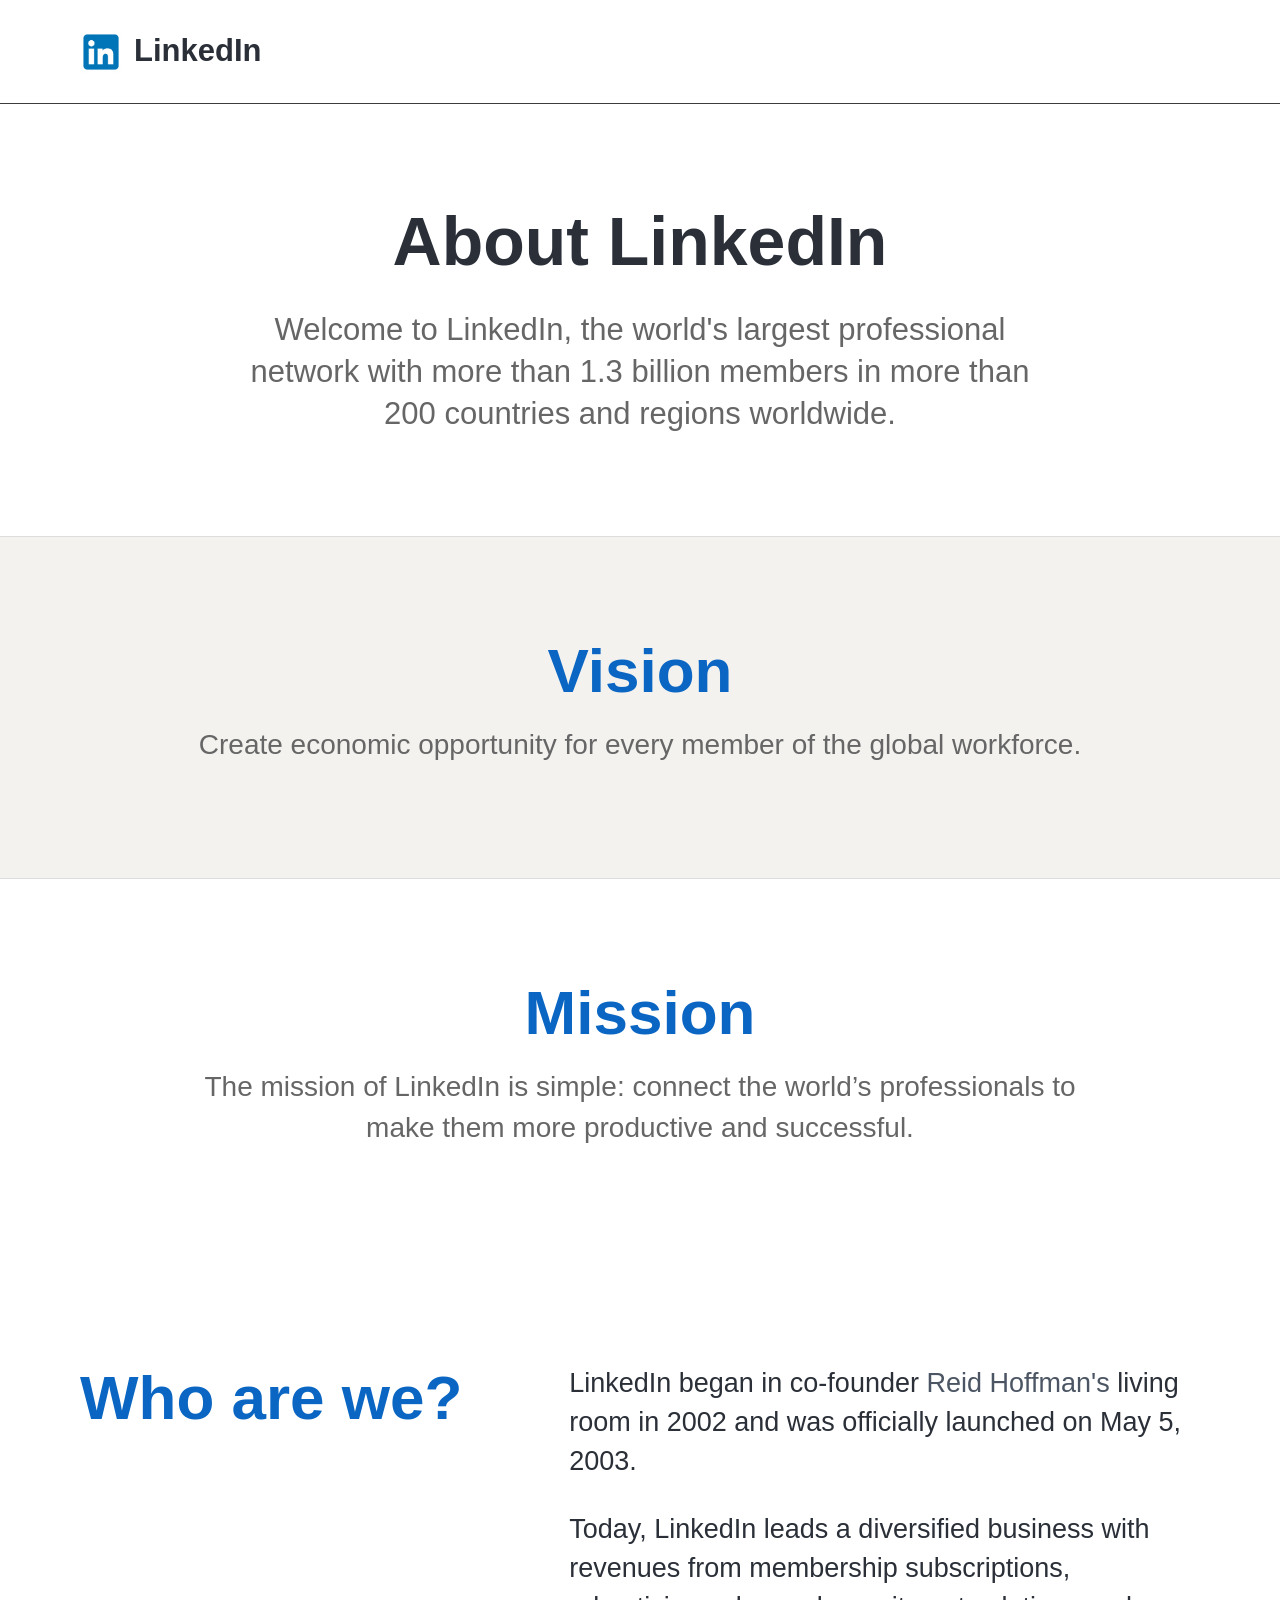
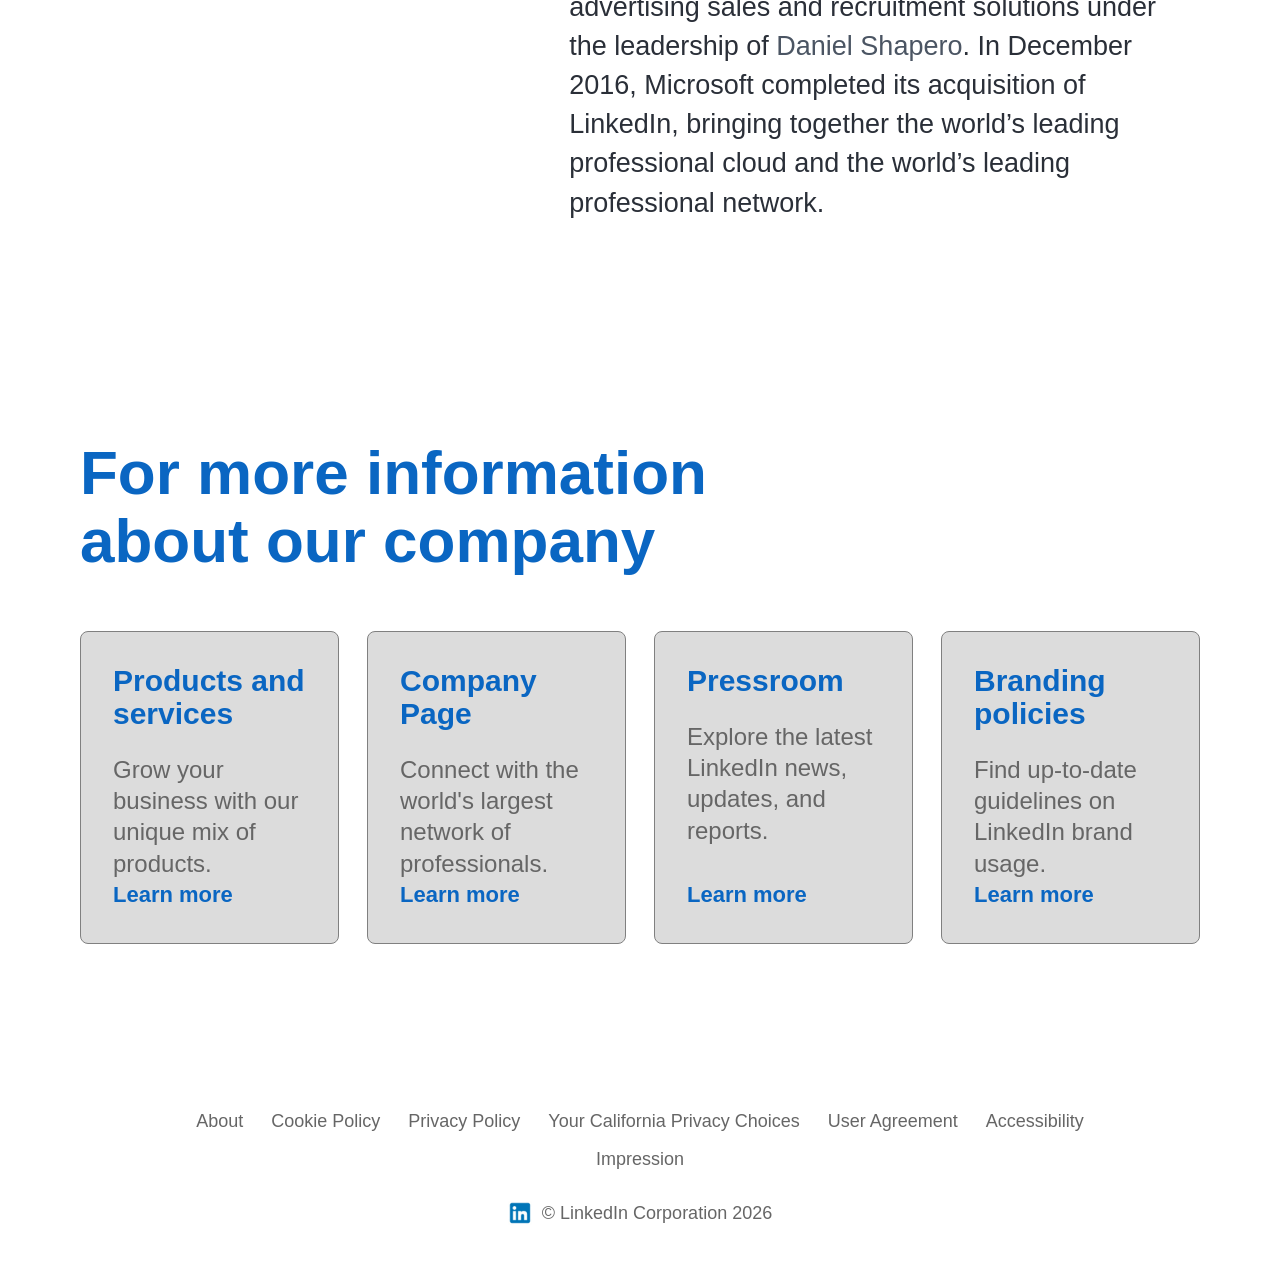
<file: pages/about.html>
<!doctype html>
<html lang="en">
  <head>
    <meta charset="UTF-8" />
    <meta name="viewport" content="width=device-width, initial-scale=1.0" />
    <link rel="stylesheet" href="about.css" />
    <title>About Us</title>
  </head>
  <body>
    <header class="site-header" aria-label="LinkedIn header">
      <a class="brand" href="../index.html" aria-label="LinkedIn">
        <img src="../assets/linkedin-icon.jpg" alt="" class="brand_mark" />
        <span class="brand__name">LinkedIn</span>
      </a>
    </header>

    <main>
      <section class="hero" aria-labelledby="page-title">
        <div class="wrap hero_wrap">
          <h1 id="page-title">About LinkedIn</h1>
          <p class="hero_intro">
            Welcome to LinkedIn, the world's largest professional network with
            more than 1.3 billion members in more than 200 countries and regions
            worldwide.
          </p>
        </div>
      </section>

      <section
        class="statement statement-vision"
        aria-labelledby="vision-title"
      >
        <div class="wrap statement_wrap">
          <h2 id="vision-title">Vision</h2>
          <p>
            Create economic opportunity for every member of the global
            workforce.
          </p>
        </div>
      </section>

      <section class="statement" aria-labelledby="mission-title">
        <div class="wrap statement_wrap">
          <h2 id="mission-title">Mission</h2>
          <p>
            The mission of LinkedIn is simple: connect the world’s professionals
            to make them more productive and successful.
          </p>
        </div>
      </section>

      <section class="who" aria-labelledby="who-title">
        <div class="wrap who_wrap">
          <h2 id="who-title">Who are we?</h2>
          <div class="who_copy">
            <p>
              LinkedIn began in co-founder
              <a href="#">Reid Hoffman's</a>
              living room in 2002 and was officially launched on May 5, 2003.
            </p>
            <p>
              Today, LinkedIn leads a diversified business with revenues from
              membership subscriptions, advertising sales and recruitment
              solutions under the leadership of
              <a href="#">Daniel Shapero</a>. In December 2016, Microsoft
              completed its acquisition of LinkedIn, bringing together the
              world’s leading professional cloud and the world’s leading
              professional network.
            </p>
          </div>
        </div>
      </section>

      <section class="resources">
        <div class="wrap">
          <h2 id="resources-title">For more information about our company</h2>
          <div class="resource-grid">
            <a class="resource-card" href="#">
              <span class="resource-card_title">Products and services</span>
              <span class="resource-card_copy"
                >Grow your business with our unique mix of products.</span
              >
              <span class="resource-card_link">Learn more</span>
            </a>
            <a class="resource-card" href="#">
              <span class="resource-card_title">Company Page</span>
              <span class="resource-card_copy"
                >Connect with the world's largest network of
                professionals.</span
              >
              <span class="resource-card_link">Learn more</span>
            </a>
            <a class="resource-card" href="#">
              <span class="resource-card_title">Pressroom</span>
              <span class="resource-card_copy"
                >Explore the latest LinkedIn news, updates, and reports.</span
              >
              <span class="resource-card_link">Learn more</span>
            </a>
            <a class="resource-card" href="#">
              <span class="resource-card_title">Branding policies</span>
              <span class="resource-card_copy"
                >Find up-to-date guidelines on LinkedIn brand usage.</span
              >
              <span class="resource-card_link">Learn more</span>
            </a>
          </div>
        </div>
      </section>
    </main>

    <footer class="site-footer">
      <div class="wrap site-footer_wrap">
        <nav class="footer-nav" aria-label="Footer">
          <a href="./about.html">About</a>
          <a href="#">Cookie Policy</a>
          <a href="#">Privacy Policy</a>
          <a href="#">Your California Privacy Choices</a>
          <a href="#">User Agreement</a>
          <a href="#">Accessibility</a>
          <a href="#">Impression</a>
        </nav>
        <div class="copyright">
          <img src="../assets/linkedin-icon.jpg" alt="" class="copyright_mark" />
          <span>© LinkedIn Corporation 2026</span>
        </div>
      </div>
    </footer>
  </body>
</html>
</file>
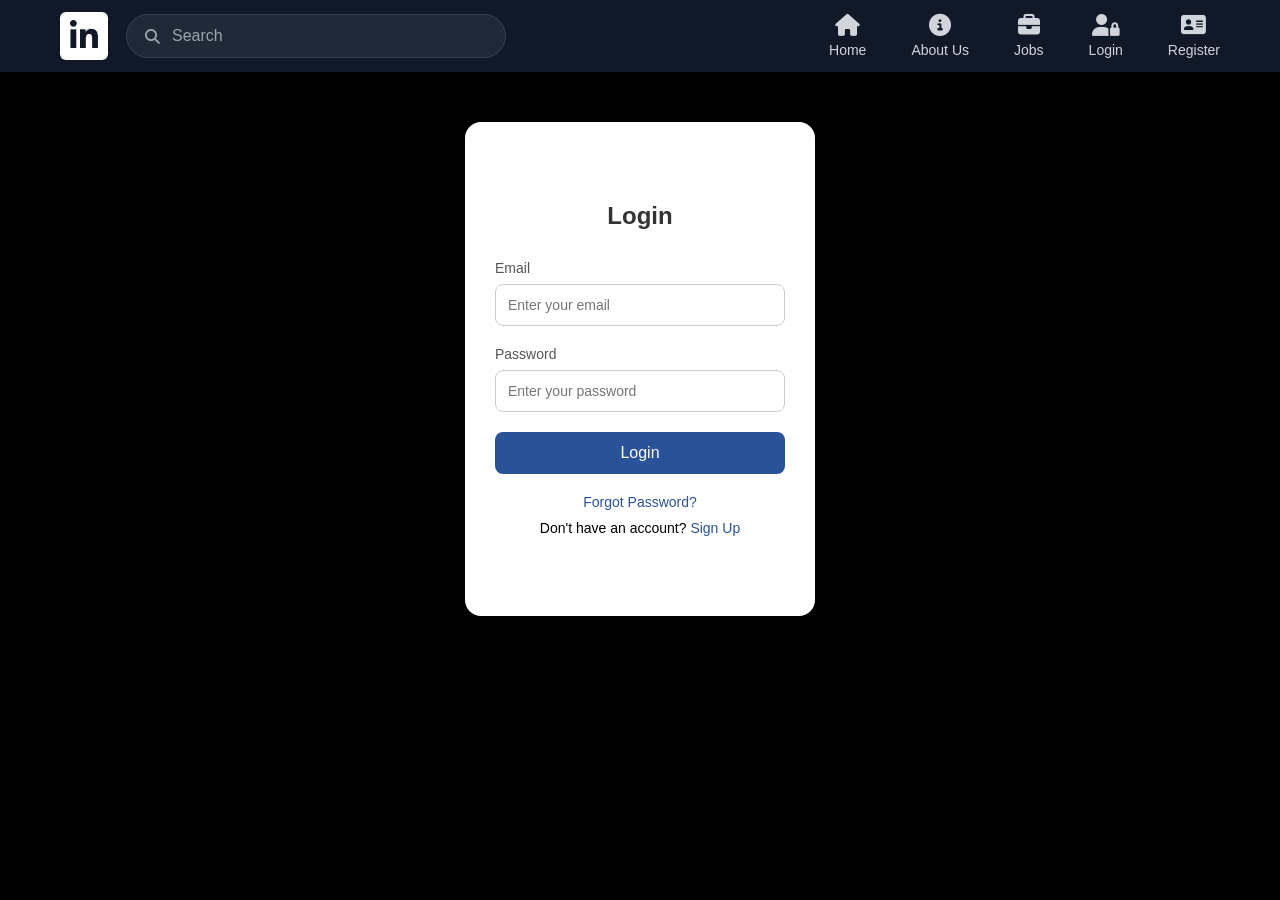
<file: pages/login.html>
<!doctype html>
<html lang="en">
  <head>
    <meta charset="UTF-8" />
    <meta name="viewport" content="width=device-width, initial-scale=1.0" />
    <!-- Font Awesome -->
    <link
      rel="stylesheet"
      href="https://cdnjs.cloudflare.com/ajax/libs/font-awesome/6.5.1/css/all.min.css"
    />
    <link rel="stylesheet" href="login.css" />
    <title>Login</title>
  </head>
  <body>
    <nav class="navbar">
      <!-- LEFT -->
      <div class="nav-left">
        <div class="logo">
          <i class="fa-brands fa-linkedin-in"></i>
        </div>

        <div class="search-box">
          <i class="fa-solid fa-magnifying-glass"></i>
          <input type="text" placeholder="Search" />
        </div>
      </div>

      <!-- HAMBURGER -->
      <label class="menu-btn">
        <i class="fa-solid fa-bars"></i>
      </label>

      <!-- RIGHT -->
      <div class="nav-right">
        <a href="../index.html" class="nav-item">
          <i class="fa-solid fa-house"></i>
          <span>Home</span>
        </a>

        <a href="./about.html" class="nav-item">
          <i class="fa-solid fa-circle-info"></i>
          <span>About Us</span>
        </a>
        <a href="./jobs.html" class="nav-item">
          <i class="fa-solid fa-briefcase"></i>
          <span>Jobs</span>
        </a>

        <a href="./login.html" class="nav-item">
          <i class="fa-solid fa-user-lock"></i>
          <span>Login</span>
        </a>

        <a href="./register.html" class="nav-item">
          <i class="fa-solid fa-address-card"></i>
          <span>Register</span>
        </a>
      </div>
    </nav>
    <div class="login-container">
      <h2>Login</h2>

      <form>
        <div class="input-group">
          <label>Email</label>
          <input type="email" placeholder="Enter your email" />
        </div>

        <div class="input-group">
          <label>Password</label>
          <input type="password" placeholder="Enter your password" />
        </div>

        <button type="submit" class="login-btn">Login</button>

        <div class="extra-links">
          <p><a href="#">Forgot Password?</a></p>
          <p style="margin-top: 10px">
            Don't have an account? <a href="#">Sign Up</a>
          </p>
        </div>
      </form>
    </div>
  </body>
</html>
</file>
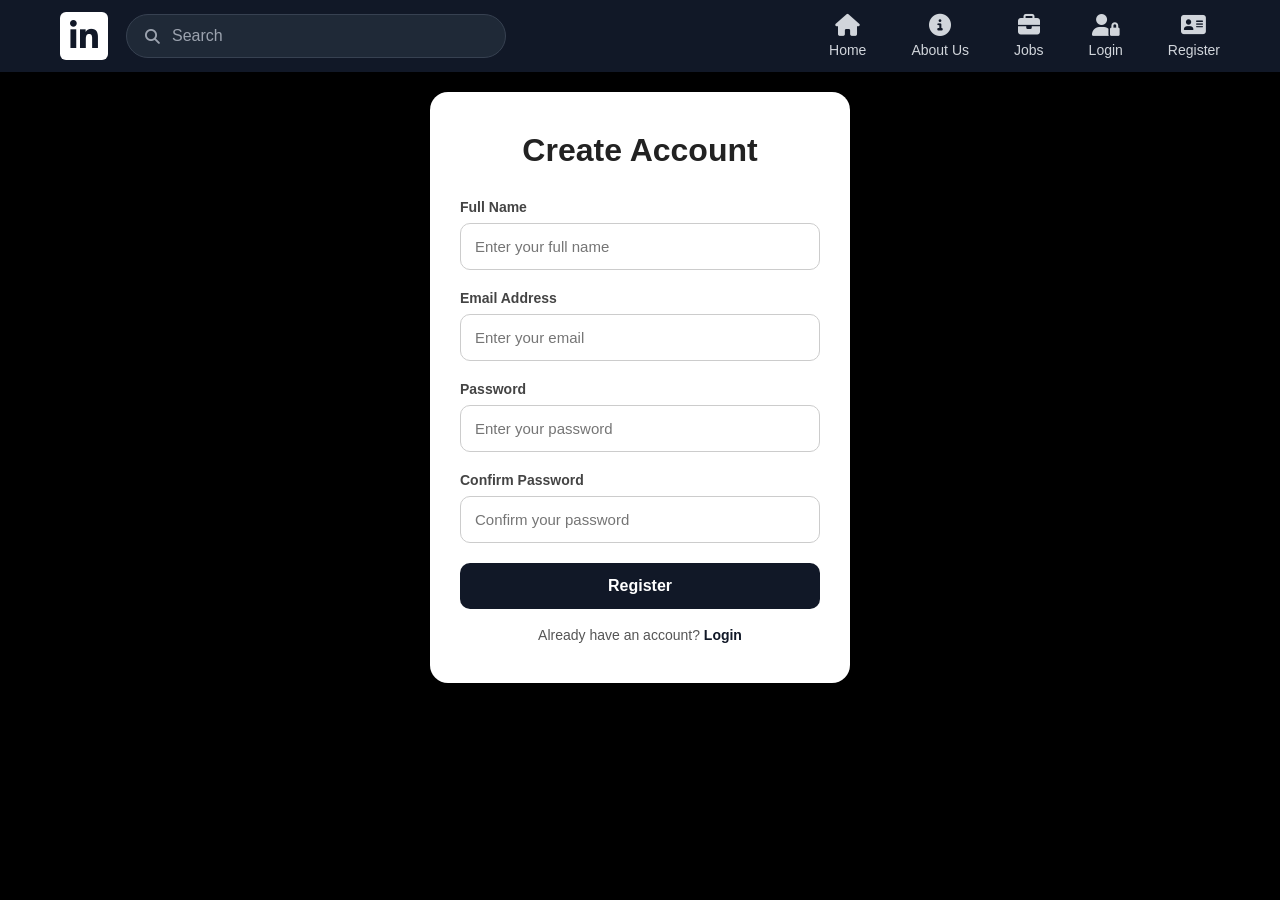
<file: pages/register.html>
<!doctype html>
<html lang="en">
  <head>
    <meta charset="UTF-8" />
    <meta name="viewport" content="width=device-width, initial-scale=1.0" />
    <!-- Font Awesome -->
    <link
      rel="stylesheet"
      href="https://cdnjs.cloudflare.com/ajax/libs/font-awesome/6.5.1/css/all.min.css"
    />
    <link rel="stylesheet" href="register.css" />
    <title>Register</title>
  </head>
  <body>
    <nav class="navbar">
      <!-- LEFT -->
      <div class="nav-left">
        <div class="logo">
          <i class="fa-brands fa-linkedin-in"></i>
        </div>

        <div class="search-box">
          <i class="fa-solid fa-magnifying-glass"></i>
          <input type="text" placeholder="Search" />
        </div>
      </div>

      <!-- HAMBURGER -->
      <label class="menu-btn">
        <i class="fa-solid fa-bars"></i>
      </label>

      <!-- RIGHT -->
      <div class="nav-right">
        <a href="../index.html" class="nav-item">
          <i class="fa-solid fa-house"></i>
          <span>Home</span>
        </a>

        <a href="./about.html" class="nav-item">
          <i class="fa-solid fa-circle-info"></i>
          <span>About Us</span>
        </a>

        <a href="./jobs.html" class="nav-item">
          <i class="fa-solid fa-briefcase"></i>
          <span>Jobs</span>
        </a>

        <a href="./login.html" class="nav-item">
          <i class="fa-solid fa-user-lock"></i>
          <span>Login</span>
        </a>

        <a href="./register.html" class="nav-item">
          <i class="fa-solid fa-address-card"></i>
          <span>Register</span>
        </a>
      </div>
    </nav>
    <div class="register-container">
      <h2>Create Account</h2>

      <form>
        <div class="input-group">
          <label>Full Name</label>
          <input type="text" placeholder="Enter your full name" />
        </div>

        <div class="input-group">
          <label>Email Address</label>
          <input type="email" placeholder="Enter your email" />
        </div>

        <div class="input-group">
          <label>Password</label>
          <input type="password" placeholder="Enter your password" />
        </div>

        <div class="input-group">
          <label>Confirm Password</label>
          <input type="password" placeholder="Confirm your password" />
        </div>

        <button type="submit" class="register-btn">Register</button>
      </form>

      <p class="login-text">
        Already have an account?
        <a href="#">Login</a>
      </p>
    </div>
  </body>
</html>
</file>
<file: pages/about.css>
* {
  box-sizing: border-box;
}

body {
  margin: 0;
  color: #2a2f38;
  background: white;
  font-family: "Segoe UI", Arial, Helvetica, sans-serif;
  font-size: 20px;
  line-height: 1.45;
}

a {
  color: #4b5563;
  text-decoration: none;
}

a:hover {
  text-decoration: underline;
}

.wrap {
  width: 100%;
  max-width: 1400px;
  padding-left: 80px;
  padding-right: 80px;
  margin-left: auto;
  margin-right: auto;
  box-sizing: border-box;
}

.site-header {
  height: 104px;
  display: flex;
  align-items: center;
  border-bottom: 1px solid #3d3d3d;
  background: #ffffff;
}

.brand {
  display: inline-flex;
  align-items: center;
  gap: 12px;
  margin-left: 80px;
  color: #2a2f38;
  font-size: 31px;
  font-weight: 700;
}

.brand:hover {
  text-decoration: none;
}

.brand_mark {
  width: 42px;
  height: 42px;
  display: block;
  border-radius: 4px;
}

.hero {
  min-height: 432px;
  display: grid;
  place-items: center;
  text-align: center;
}

.hero_wrap {
  max-width: 980px;
}

h1,
h2,
p {
  margin: 0;
}

h1 {
  color: #2a2f38;
  font-size: 68px;
  font-weight: 600;
  line-height: 1.05;
}

.hero_intro {
  margin-top: 32px;
  color: #666666;
  font-size: 31px;
  line-height: 1.35;
}

.statement {
  padding: 100px 0 112px;
  text-align: center;
  border-top: 1px solid #dcdcdc;
}

.statement-vision {
  background: #f3f2ef;
}

.statement_wrap {
  max-width: 1050px;
}

.statement h2,
.who h2,
.resources h2 {
  color: #0a66c2;
  font-size: 62px;
  font-weight: 600;
  line-height: 1.1;
}

.statement p {
  margin-top: 20px;
  color: #666666;
  font-size: 28px;
}

.who {
  padding: 104px 0 118px;
}

.who_wrap {
  display: grid;
  grid-template-columns: minmax(280px, 0.85fr) minmax(0, 1.35fr);
  gap: 92px;
  align-items: start;
}

.who_copy {
  display: grid;
  gap: 28px;
  color: var(--muted);
  font-size: 27px;
}

.resources {
  padding: 98px 0 108px;
  background: var(--panel);
  border-top: 1px solid var(--line);
  border-bottom: 1px solid var(--line);
}

.resources h2 {
  max-width: 720px;
}

.resource-grid {
  display: grid;
  grid-template-columns: 1fr 1fr 1fr 1fr;
  gap: 28px;
  margin-top: 56px;
}

.resource-card {
  min-height: 280px;
  display: flex;
  flex-direction: column;
  padding: 32px;
  color: black;
  background: rgb(220, 220, 220);
  border: 1px solid grey;
  border-radius: 8px;
}

.resource-card:hover {
  border-color: #0a66c26b;
  box-shadow: 0 18px 38px #1f2d3d1a;
  text-decoration: none;
}

.resource-card_title {
  color: #0a66c2;
  font-size: 30px;
  font-weight: 600;
  line-height: 1.1;
}

.resource-card_copy {
  margin-top: 24px;
  color: #666666;
  font-size: 24px;
  line-height: 1.3;
}

.resource-card_link {
  margin-top: auto;
  color: #0a66c2;
  font-size: 22px;
  font-weight: 600;
}

.site-footer {
  padding: 56px 0 48px;
  text-align: center;
  background: white;
}

.site-footer_wrap {
  display: grid;
  gap: 28px;
  justify-items: center;
}

.footer-nav {
  display: flex;
  flex-wrap: wrap;
  justify-content: center;
  gap: 12px 28px;
  max-width: 980px;
}

.footer-nav a {
  color: #666666;
  font-size: 18px;
  font-weight: 500;
}

.copyright {
  display: inline-flex;
  align-items: center;
  gap: 10px;
  color: #666666;
  font-size: 18px;
}

.copyright_mark {
  width: 24px;
  height: 24px;
  border-radius: 3px;
}

@media (max-width: 1180px) {
  .wrap {
    width: 100%;
    max-width: 900px;
    padding-left: 36px;
    padding-right: 36px;
    margin-left: auto;
    margin-right: auto;
    box-sizing: border-box;
  }

  .site-header {
    height: 88px;
  }

  .brand {
    margin-left: 36px;
    font-size: 28px;
  }

  .hero {
    min-height: 376px;
  }

  h1 {
    font-size: 72px;
  }

  .hero_intro {
    font-size: 28px;
  }

  .statement h2,
  .who h2,
  .resources h2 {
    font-size: 52px;
  }

  .statement p,
  .who_copy {
    font-size: 25px;
  }

  .who_wrap {
    grid-template-columns: 1fr;
    gap: 32px;
  }

  .resource-grid {
    grid-template-columns: 1fr 1fr;
  }
}

@media (max-width: 680px) {
  body {
    font-size: 18px;
  }

  .wrap {
    width: 100%;
    max-width: 520px;
    padding-left: 20px;
    padding-right: 20px;
    box-sizing: border-box;
  }
  .site-header {
    height: 72px;
  }

  .brand {
    margin-left: 20px;
    gap: 9px;
    font-size: 24px;
  }

  .brand_mark {
    width: 34px;
    height: 34px;
  }

  .hero {
    min-height: 344px;
    padding: 48px 0;
  }

  h1 {
    font-size: 52px;
  }

  .hero_intro {
    margin-top: 24px;
    font-size: 23px;
  }

  .statement,
  .who,
  .resources {
    padding: 68px 0 76px;
  }

  .statement h2,
  .who h2,
  .resources h2 {
    font-size: 40px;
  }

  .statement p,
  .who__copy {
    font-size: 21px;
  }

  .resource-grid {
    grid-template-columns: 1fr;
    gap: 18px;
    margin-top: 36px;
  }

  .resource-card {
    min-height: 224px;
    padding: 26px;
  }

  .resource-card_title {
    font-size: 26px;
  }

  .resource-card_copy {
    font-size: 21px;
  }

  .site-footer {
    padding: 44px 0;
  }
}
</file>
<file: pages/login.css>
* {
  margin: 0;
  padding: 0;
  box-sizing: border-box;
  font-family: Arial, sans-serif;
}

body {
  height: 100vh;
  background: black;
}

/* NAVBAR */

.navbar {
  width: 100%;
  background: #111827;
  display: flex;
  justify-content: space-between;
  align-items: center;
  padding: 0 60px;
  height: 72px;
  position: sticky;
  top: 0;
  margin-bottom: 50px;
  z-index: 1000;
}

/* LEFT SECTION */

.nav-left {
  display: flex;
  align-items: center;
  gap: 18px;
}

.logo {
  width: 48px;
  height: 48px;
  background: #fff;
  color: #111827;
  display: flex;
  align-items: center;
  justify-content: center;
  font-size: 32px;
  font-weight: bold;
  border-radius: 6px;
  cursor: pointer;
}

.search-box {
  width: 380px;
  height: 44px;
  background: #1f2937;
  border: 1px solid #374151;
  border-radius: 30px;
  display: flex;
  align-items: center;
  padding: 0 18px;
  gap: 12px;
}

.search-box i {
  color: #9ca3af;
  font-size: 15px;
}

.search-box input {
  width: 100%;
  border: none;
  outline: none;
  background: transparent;
  color: white;
  font-size: 16px;
}

.search-box input::placeholder {
  color: #9ca3af;
}

/* RIGHT SECTION */

.nav-right {
  display: flex;
  align-items: center;
  gap: 45px;
}

.nav-item {
  display: flex;
  flex-direction: column;
  align-items: center;
  justify-content: center;
  color: #d1d5db;
  text-decoration: none;
  font-size: 14px;
  gap: 6px;
  position: relative;
}

.nav-item i {
  font-size: 22px;
}

.nav-item:hover {
  color: white;
}

/* HAMBURGER */

.menu-btn {
  display: none;
  color: white;
  font-size: 24px;
  cursor: pointer;
}

#menu-toggle {
  display: none;
}
.login-container {
  width: 350px;
  background: #fff;
  padding: 80px 30px;
  border-radius: 16px;
  box-shadow: 0 10px 25px rgba(0, 0, 0, 0.2);
  margin: auto;
  animation: flyIn 1s ease forwards;
}

@keyframes flyIn {
  0% {
    opacity: 0;
    transform: translateX(500px) rotate(8deg);
  }

  70% {
    opacity: 1;
    transform: translateX(-20px) rotate(-2deg);
  }

  100% {
    opacity: 1;
    transform: translateX(0) rotate(0);
  }
}

.login-container h2 {
  text-align: center;
  margin-bottom: 30px;
  color: #333;
}

.input-group {
  margin-bottom: 20px;
}

.input-group label {
  display: block;
  margin-bottom: 8px;
  color: #555;
  font-size: 14px;
}

.input-group input {
  width: 100%;
  padding: 12px;
  border: 1px solid #ccc;
  border-radius: 8px;
  font-size: 14px;
  outline: none;
}

.input-group input:focus {
  border-color: #2a5298;
  box-shadow: 0 0 5px rgba(42, 82, 152, 0.4);
}

.login-btn {
  width: 100%;
  padding: 12px;
  border: none;
  background: #2a5298;
  color: #fff;
  font-size: 16px;
  border-radius: 8px;
  cursor: pointer;
  transition: 0.3s;
}

.login-btn:hover {
  background: #1e3c72;
}

.extra-links {
  margin-top: 20px;
  text-align: center;
  font-size: 14px;
}

.extra-links a {
  text-decoration: none;
  color: #2a5298;
}

.extra-links a:hover {
  text-decoration: underline;
}

/* Mobile responsive */
/* TABLET */

@media (max-width: 1088px) {
  .navbar {
    padding: 15px 25px;
    flex-wrap: wrap;
    height: auto;
  }

  .search-box {
    width: 250px;
  }

  .menu-btn {
    display: block;
  }

  .nav-right {
    width: 100%;
    display: none;
    flex-direction: column;
    align-items: flex-start;
    gap: 25px;
    padding: 25px 0 10px;
  }

  .nav-item {
    flex-direction: row;
    gap: 14px;
    font-size: 16px;
  }

  .nav-item i {
    font-size: 20px;
  }
}

/* MOBILE */

@media (max-width: 600px) {
  .navbar {
    padding: 15px;
    display: flex;
    flex-direction: row;
  }

  .nav-left {
    width: 80%;
    justify-content: space-between;
  }
  .search-box {
    display: none;
  }

  .logo {
    width: 42px;
    height: 42px;
    font-size: 28px;
  }

  .nav-right {
    gap: 20px;
  }
}
</file>
<file: pages/register.css>
* {
  margin: 0;
  padding: 0;
  box-sizing: border-box;
  font-family: Arial, sans-serif;
}

body {
  height: 100vh;

  background: black;
}
/* NAVBAR */

.navbar {
  width: 100%;
  background: #111827;
  display: flex;
  justify-content: space-between;
  align-items: center;
  padding: 0 60px;
  margin-bottom: 20px;
  height: 72px;
  position: sticky;
  top: 0;
  z-index: 1000;
}

/* LEFT SECTION */

.nav-left {
  display: flex;
  align-items: center;
  gap: 18px;
}

.logo {
  width: 48px;
  height: 48px;
  background: #fff;
  color: #111827;
  display: flex;
  align-items: center;
  justify-content: center;
  font-size: 32px;
  font-weight: bold;
  border-radius: 6px;
  cursor: pointer;
}

.search-box {
  width: 380px;
  height: 44px;
  background: #1f2937;
  border: 1px solid #374151;
  border-radius: 30px;
  display: flex;
  align-items: center;
  padding: 0 18px;
  gap: 12px;
}

.search-box i {
  color: #9ca3af;
  font-size: 15px;
}

.search-box input {
  width: 100%;
  border: none;
  outline: none;
  background: transparent;
  color: white;
  font-size: 16px;
}

.search-box input::placeholder {
  color: #9ca3af;
}

/* RIGHT SECTION */

.nav-right {
  display: flex;
  align-items: center;
  gap: 45px;
}

.nav-item {
  display: flex;
  flex-direction: column;
  align-items: center;
  justify-content: center;
  color: #d1d5db;
  text-decoration: none;
  font-size: 14px;
  gap: 6px;
  position: relative;
}

.nav-item i {
  font-size: 22px;
}

.nav-item:hover {
  color: white;
}

/* HAMBURGER */

.menu-btn {
  display: none;
  color: white;
  font-size: 24px;
  cursor: pointer;
}

#menu-toggle {
  display: none;
}
.register-container {
  width: 100%;
  max-width: 420px;
  background: #fff;
  padding: 40px 30px;
  border-radius: 18px;
  margin: auto;
  margin-bottom: 40px;
  box-shadow: 0 10px 30px rgba(0, 0, 0, 0.2);
  animation: flyIn 1s ease-out forwards;
}

@keyframes flyIn {
  0% {
    transform: translateX(-800px) rotate(-10deg);
    opacity: 0;
  }

  70% {
    transform: translateX(40px) rotate(2deg);
    opacity: 1;
  }

  100% {
    transform: translateX(0) rotate(0);
    opacity: 1;
  }
}
.register-container h2 {
  text-align: center;
  margin-bottom: 30px;
  color: #222;
  font-size: 32px;
}

.input-group {
  margin-bottom: 20px;
}

.input-group label {
  display: block;
  margin-bottom: 8px;
  font-size: 14px;
  color: #444;
  font-weight: 600;
}

.input-group input {
  width: 100%;
  padding: 14px;
  border: 1px solid #ccc;
  border-radius: 10px;
  font-size: 15px;
  outline: none;
  transition: 0.3s;
}

.input-group input:focus {
  border-color: #111827;
  box-shadow: 0 0 8px rgba(109, 40, 217, 0.2);
}

.register-btn {
  width: 100%;
  padding: 14px;
  border: none;
  border-radius: 10px;
  background: #111827;
  color: #fff;
  font-size: 16px;
  font-weight: bold;
  cursor: pointer;
  transition: 0.3s;
}

.register-btn:hover {
  background: #111827;
}

.login-text {
  text-align: center;
  margin-top: 18px;
  font-size: 14px;
  color: #555;
}

.login-text a {
  color: #111827;
  text-decoration: none;
  font-weight: bold;
}

.login-text a:hover {
  text-decoration: underline;
}

/* Mobile responsive */
/* TABLET */

@media (max-width: 1088px) {
  .navbar {
    padding: 15px 25px;
    flex-wrap: wrap;
    height: auto;
  }

  .search-box {
    width: 250px;
  }

  .menu-btn {
    display: block;
  }

  .nav-right {
    width: 100%;
    display: none;
    flex-direction: column;
    align-items: flex-start;
    gap: 25px;
    padding: 25px 0 10px;
  }

  .nav-item {
    flex-direction: row;
    gap: 14px;
    font-size: 16px;
  }

  .nav-item i {
    font-size: 20px;
  }
}

/* MOBILE */

@media (max-width: 600px) {
  .navbar {
    padding: 15px;
    display: flex;
    flex-direction: row;
  }

  .nav-left {
    width: 80%;
    justify-content: space-between;
  }
  .search-box {
    display: none;
  }

  .logo {
    width: 42px;
    height: 42px;
    font-size: 28px;
  }

  .nav-right {
    gap: 20px;
  }
}
</file>
